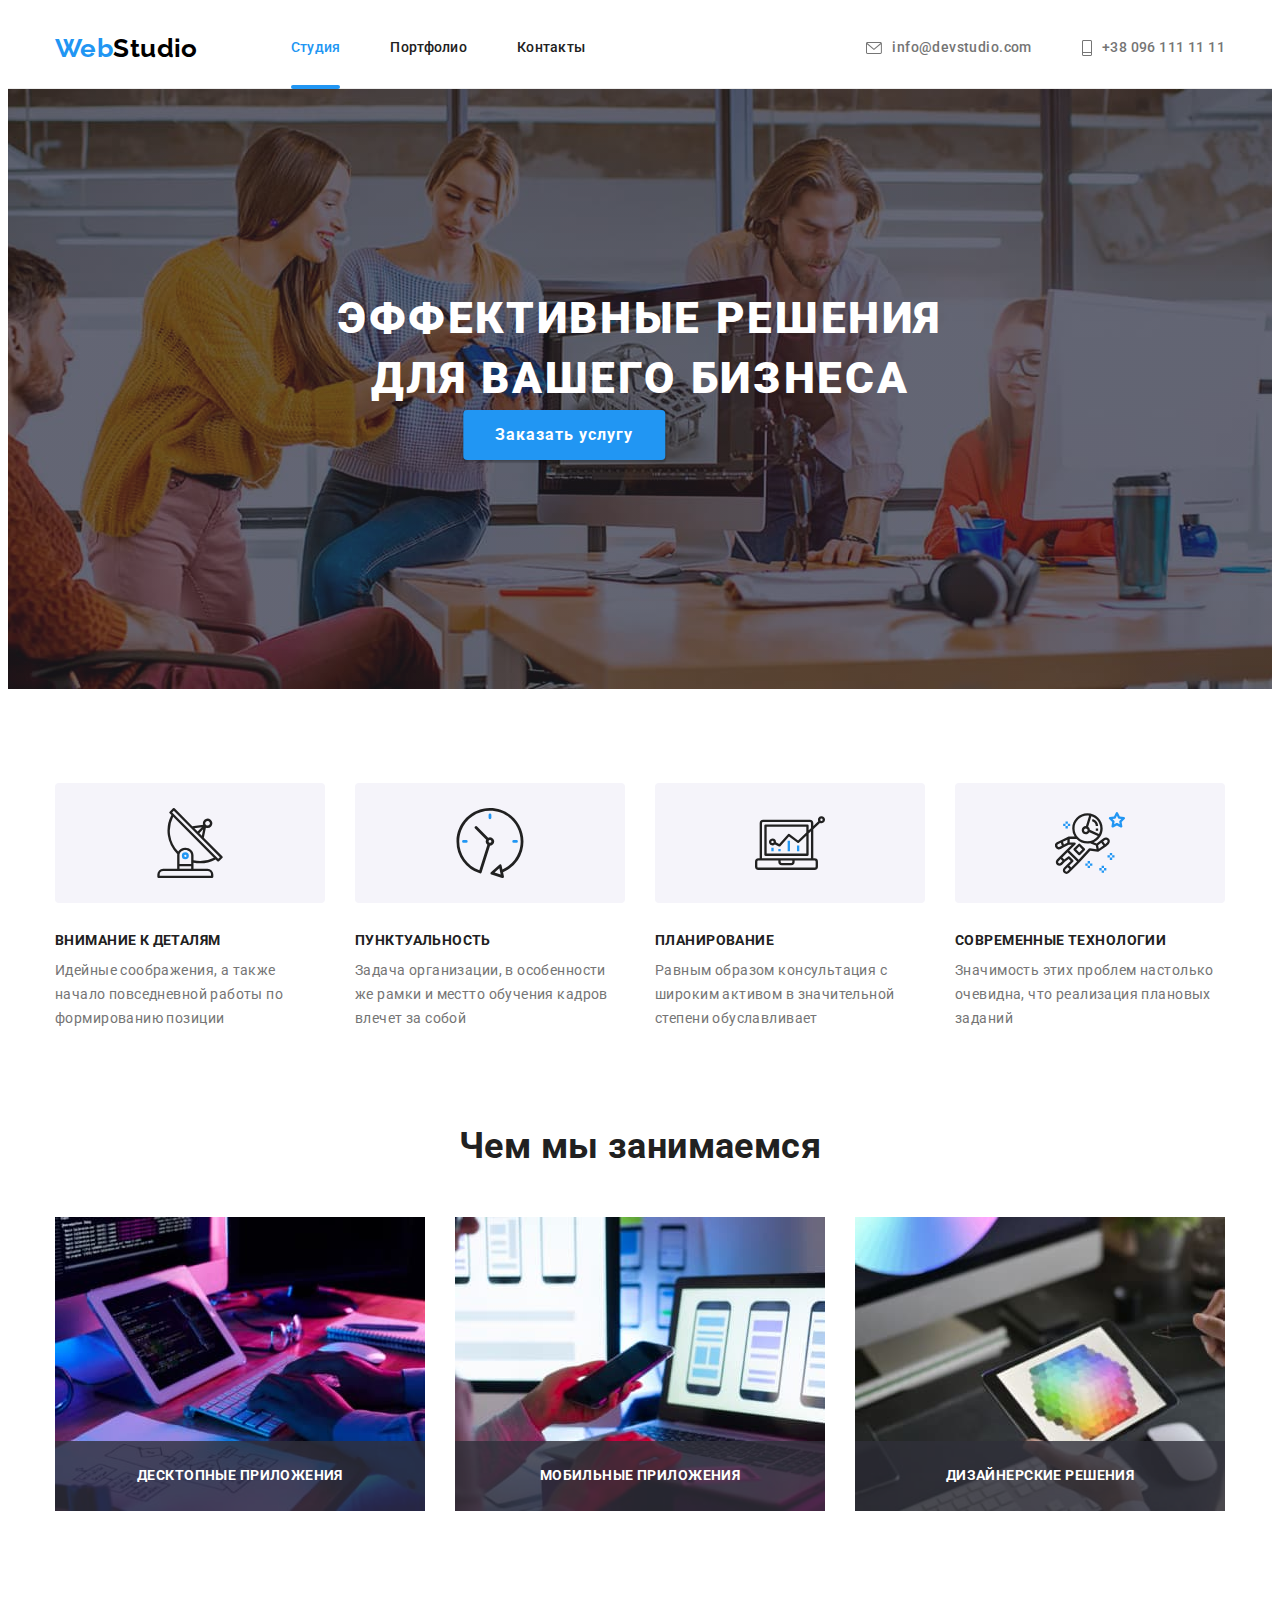
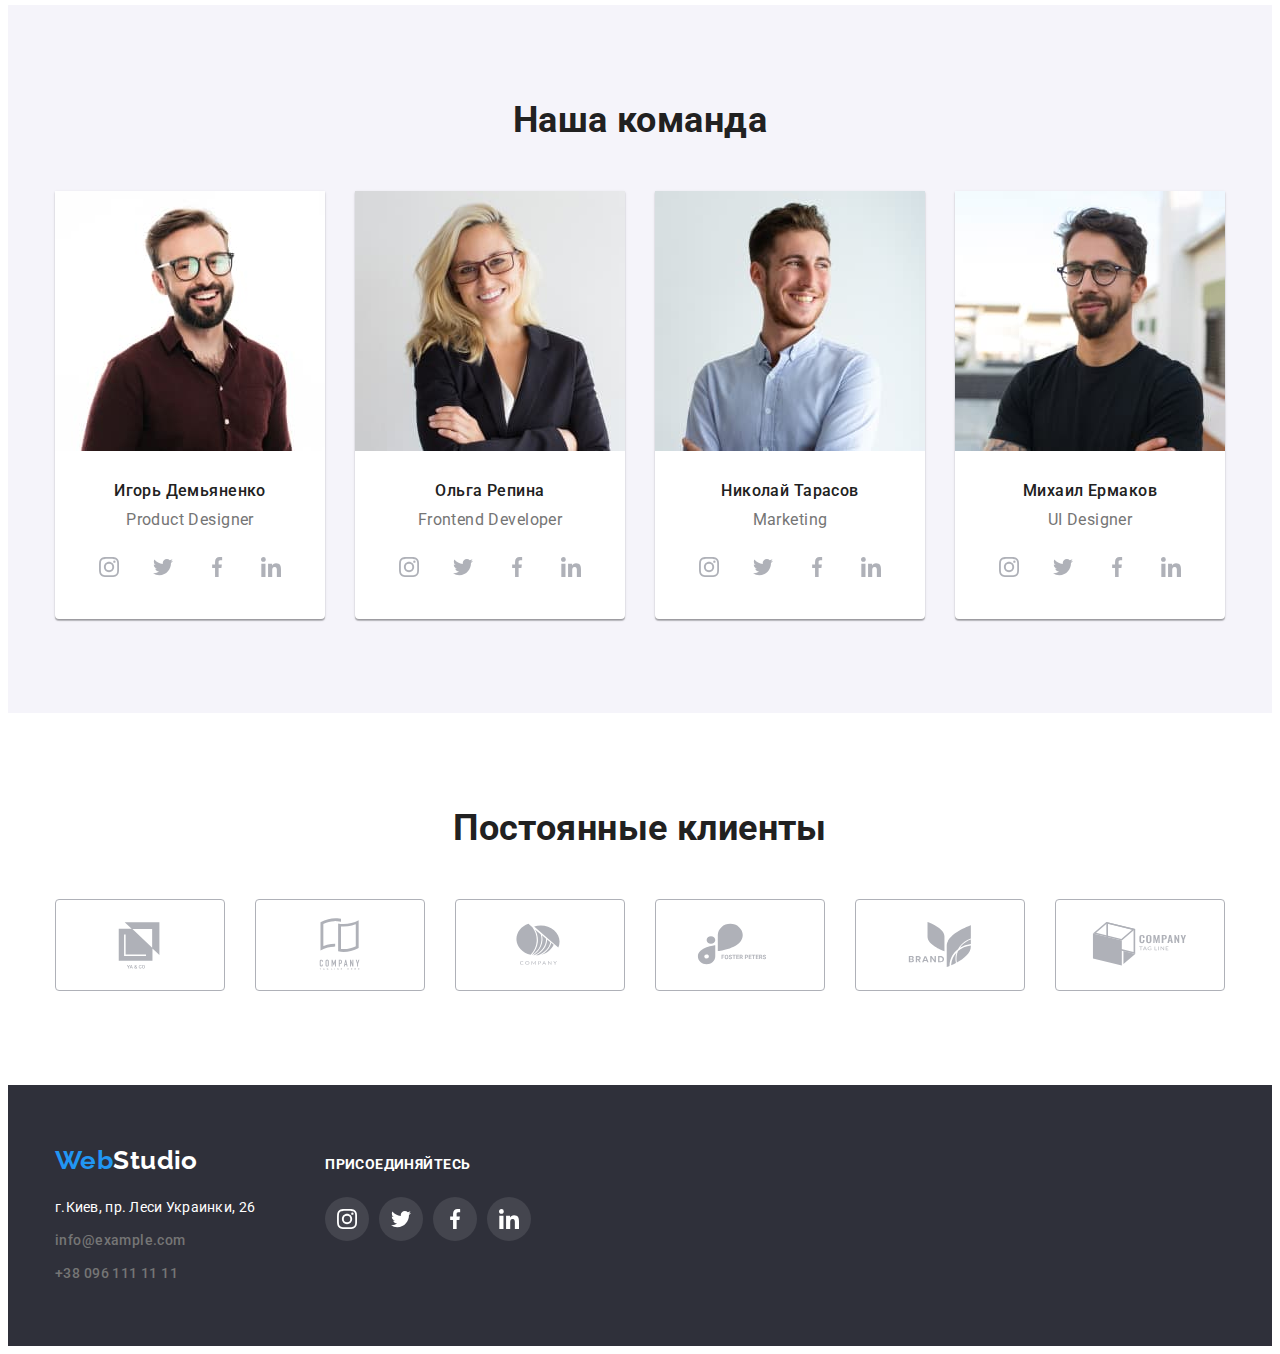
<file: index.html>
<!DOCTYPE html>
<html lang="ru">
	<head>
		<meta charset="UTF-8" />
		<meta http-equiv="X-UA-Compatible" content="IE=edge" />
		<meta name="viewport" content="width=device-width, initial-scale=1.0" />
		<title>Document</title>
		<link rel="preconnect" href="https://fonts.googleapis.com" />
		<link rel="preconnect" href="https://fonts.gstatic.com" crossorigin />
		<link href="https://fonts.googleapis.com/css2?family=Roboto:wght@400;500;700;900&display=swap" rel="stylesheet" />
		<link rel="preconnect" href="https://fonts.googleapis.com" />
		<link rel="preconnect" href="https://fonts.gstatic.com" crossorigin />
		<link href="https://fonts.googleapis.com/css2?family=Raleway:wght@700&display=swap" rel="stylesheet" />
		<link
			rel="stylesheet"
			href="https://cdnjs.cloudflare.com/ajax/libs/modern-normalize/1.1.0/modern-normalize.min.css"
			integrity="sha512-wpPYUAdjBVSE4KJnH1VR1HeZfpl1ub8YT/NKx4PuQ5NmX2tKuGu6U/JRp5y+Y8XG2tV+wKQpNHVUX03MfMFn9Q=="
			crossorigin="anonymous"
			referrerpolicy="no-referrer"
		/>
		<link rel="stylesheet" href="https://cdnjs.cloudflare.com/ajax/libs/animate.css/4.1.1/animate.min.css" />
		<link rel="stylesheet" href="./styles/styles.css" />
	</head>
	<body>
		<!-- Header -->
		<header class="header">
			<div class="container main">
				<nav class="header-nav">
					<a class="logo" href="./index.html">
						<span class="logo-cl animate__animated animate__fadeInLeftBig">Web</span>
						Studio
					</a>

					<ul class="header-list">
						<li class="header-item">
							<a class="header-link studio current" href="./index.html">Студия</a>
						</li>
						<li class="header-item">
							<a class="header-link portfolio" href="./portfolio.html">Портфолио</a>
						</li>
						<li class="header-item">
							<a class="header-link contact" href="">Контакты</a>
						</li>
					</ul>
				</nav>
				<ul class="list-contact list">
					<li class="contact-link">
						<a class="link" href="mailto:info@devstudio.com">
							<svg class="icon" width="16" height="12">
								<use href="./images/icons.svg#icon-mail"></use>
							</svg>
							info@devstudio.com
						</a>
					</li>
					<li class="contact-tel">
						<a class="link" href="tel:+380961111111">
							<svg class="icon" width="10" height="16">
								<use href="./images/icons.svg#icon-tell"></use>
							</svg>
							+38 096 111 11 11
						</a>
					</li>
				</ul>
			</div>
		</header>
		<!-- Main -->
		<main>
			<!-- Hero -->
			<section class="hero">
				<div class="container">
					<h1 class="hero-title">Эффективные решения для вашего бизнеса</h1>
					<button class="button primary animate__animated animate__backInDown animate__infinit" data-modal-open>
						Заказать услугу
					</button>
					<div class="backdrop is-hidden" data-modal>
						<div class="modal">
							<button data-modal-close class="closes">
								<svg class="modal-close">
									<use href="./images/icons.svg#icon-close"></use>
								</svg>
							</button>
						</div>
					</div>
				</div>
			</section>
			<!-- Benefits -->
			<section class="section">
				<div class="container">
					<h2 class="visually-hidden">Преимущества</h2>
					<ul class="section-list">
						<li class="section-item">
							<div class="icon-benefits">
								<svg width="70" height="70">
									<use href="./images/icons.svg#icon-antenna"></use>
								</svg>
							</div>
							<h3 class="section-title">Внимание к деталям</h3>
							<p class="text">Идейные соображения, а также начало повседневной работы по формированию позиции</p>
						</li>
						<li class="section-item">
							<div class="icon-benefits">
								<svg width="70" height="70">
									<use href="./images/icons.svg#icon-clock"></use>
								</svg>
							</div>

							<h3 class="section-title">Пунктуальность</h3>
							<p class="text">Задача организации, в особенности же рамки и местто обучения кадров влечет за собой</p>
						</li>
						<li class="section-item">
							<div class="icon-benefits">
								<svg width="70" height="70">
									<use href="./images/icons.svg#icon-diagram"></use>
								</svg>
							</div>
							<h3 class="section-title">Планирование</h3>
							<p class="text">Равным образом консультация с широким активом в значительной степени обуславливает</p>
						</li>
						<li class="section-item">
							<div class="icon-benefits">
								<svg width="70" height="70">
									<use href="./images/icons.svg#icon-astronaut"></use>
								</svg>
							</div>
							<h3 class="section-title">Современные технологии</h3>
							<p class="text">Значимость этих проблем настолько очевидна, что реализация плановых заданий</p>
						</li>
					</ul>
				</div>
			</section>

			<!-- About -->
			<section class="work">
				<div class="container">
					<h2 class="work-title">Чем мы занимаемся</h2>
					<ul class="work-list">
						<li class="work-item">
							<div class="img-wrapper">
								<img class="work-img" src="./images/home/box-1.jpg" alt="алгоритм" width="370" height="295" />
								<p class="desc">десктопные приложения</p>
							</div>
						</li>
						<li class="work-item">
							<div class="img-wrapper">
								<img class="work-img" src="./images/home/box-2.jpg" alt="три-смартфона" width="370" height="295" />
								<p class="desc">мобильные приложения</p>
							</div>
						</li>
						<li class="work-item">
							<div class="img-wrapper">
								<img class="work-img" src="./images/home/box-3.jpg" alt="планшет" width="370" height="295" />
								<p class="desc">дизайнерские решения</p>
							</div>
						</li>
					</ul>
				</div>
			</section>

			<!-- Command -->
			<section class="section-command section">
				<div class="container">
					<h2 class="command-title">
						Наша
						<span class="ignor">команда</span>
					</h2>
					<ul class="command-list">
						<li class="command-item">
							<img class="command-img" src="./images/home/img-1.jpg" alt="Игорь-Демьяненко" width="270" height="260" />
							<div class="command">
								<h3 class="subtitle">Игорь Демьяненко</h3>
								<p class="text" lang="en">Product Designer</p>
								<ul class="social-media-list list">
									<li class="social-media-item">
										<a
											class="social-media-link"
											href=""
											target="_blank"
											rel="noopener noreferrer"
											aria-label="instagram"
										>
											<svg class="social-media-icon" width="20" height="20">
												<use href="./images/icons.svg#icon-instagram-command"></use>
											</svg>
										</a>
									</li>
									<li class="social-media-item">
										<a class="social-media-link" href="" target="_blank" rel="noopener noreferrer" aria-label="twitter">
											<svg class="social-media-icon" width="20" height="20">
												<use href="./images/icons.svg#icon-twitter-command"></use>
											</svg>
										</a>
									</li>
									<li class="social-media-item">
										<a
											class="social-media-link"
											href=""
											target="_blank"
											rel="noopener noreferrer"
											aria-label="facebook"
										>
											<svg class="social-media-icon" width="20" height="20">
												<use href="./images/icons.svg#icon-facebook-command"></use>
											</svg>
										</a>
									</li>
									<li class="social-media-item">
										<a
											class="social-media-link"
											href=""
											target="_blank"
											rel="noopener noreferrer"
											aria-label="linkedin"
										>
											<svg class="social-media-icon" width="20" height="20">
												<use href="./images/icons.svg#icon-linkedin-command"></use>
											</svg>
										</a>
									</li>
								</ul>
							</div>
						</li>
						<li class="command-item">
							<img class="command-img" src="./images/home/img-2.jpg" alt="Ольга-Репина" width="270" height="260" />
							<div class="command">
								<h3 class="subtitle">Ольга Репина</h3>
								<p class="text" lang="en">Frontend Developer</p>
								<ul class="social-media-list list">
									<li class="social-media-item">
										<a
											class="social-media-link"
											href=""
											target="_blank"
											rel="noopener noreferrer"
											aria-label="instagram"
										>
											<svg class="social-media-icon" width="20" height="20">
												<use href="./images/icons.svg#icon-instagram-command"></use>
											</svg>
										</a>
									</li>
									<li class="social-media-item">
										<a class="social-media-link" href="" target="_blank" rel="noopener noreferrer" aria-label="twitter">
											<svg class="social-media-icon" width="20" height="20">
												<use href="./images/icons.svg#icon-twitter-command"></use>
											</svg>
										</a>
									</li>
									<li class="social-media-item">
										<a
											class="social-media-link"
											href=""
											target="_blank"
											rel="noopener noreferrer"
											aria-label="facebook"
										>
											<svg class="social-media-icon" width="20" height="20">
												<use href="./images/icons.svg#icon-facebook-command"></use>
											</svg>
										</a>
									</li>
									<li class="social-media-item">
										<a
											class="social-media-link"
											href=""
											target="_blank"
											rel="noopener noreferrer"
											aria-label="linkedin"
										>
											<svg class="social-media-icon" width="20" height="20">
												<use href="./images/icons.svg#icon-linkedin-command"></use>
											</svg>
										</a>
									</li>
								</ul>
							</div>
						</li>
						<li class="command-item">
							<img class="command-img" src="./images/home/img-3.jpg" alt="Николай-Тарасов" width="270" height="260" />
							<div class="command">
								<h3 class="subtitle">Николай Тарасов</h3>
								<p class="text" lang="en">Marketing</p>
								<ul class="social-media-list list">
									<li class="social-media-item">
										<a
											class="social-media-link"
											href=""
											target="_blank"
											rel="noopener noreferrer"
											aria-label="instagram"
										>
											<svg class="social-media-icon" width="20" height="20">
												<use href="./images/icons.svg#icon-instagram-command"></use>
											</svg>
										</a>
									</li>
									<li class="social-media-item">
										<a class="social-media-link" href="" target="_blank" rel="noopener noreferrer" aria-label="twitter">
											<svg class="social-media-icon" width="20" height="20">
												<use href="./images/icons.svg#icon-twitter-command"></use>
											</svg>
										</a>
									</li>
									<li class="social-media-item">
										<a
											class="social-media-link"
											href=""
											target="_blank"
											rel="noopener noreferrer"
											aria-label="facebook"
										>
											<svg class="social-media-icon" width="20" height="20">
												<use href="./images/icons.svg#icon-facebook-command"></use>
											</svg>
										</a>
									</li>
									<li class="social-media-item">
										<a
											class="social-media-link"
											href=""
											target="_blank"
											rel="noopener noreferrer"
											aria-label="linkedin"
										>
											<svg class="social-media-icon" width="20" height="20">
												<use href="./images/icons.svg#icon-linkedin-command"></use>
											</svg>
										</a>
									</li>
								</ul>
							</div>
						</li>
						<li class="command-item">
							<img class="command-img" src="./images/home/img-4.jpg" alt="Михаил-Ерамаков" width="270" height="260" />
							<div class="command">
								<h3 class="subtitle">Михаил Ермаков</h3>
								<p class="text" lang="en">UI Designer</p>
								<ul class="social-media-list list">
									<li class="social-media-item">
										<a
											class="social-media-link"
											href=""
											target="_blank"
											rel="noopener noreferrer"
											aria-label="instagram"
										>
											<svg class="social-media-icon" width="20" height="20">
												<use href="./images/icons.svg#icon-instagram-command"></use>
											</svg>
										</a>
									</li>
									<li class="social-media-item">
										<a class="social-media-link" href="" target="_blank" rel="noopener noreferrer" aria-label="twitter">
											<svg class="social-media-icon" width="20" height="20">
												<use href="./images/icons.svg#icon-twitter-command"></use>
											</svg>
										</a>
									</li>
									<li class="social-media-item">
										<a
											class="social-media-link"
											href=""
											target="_blank"
											rel="noopener noreferrer"
											aria-label="facebook"
										>
											<svg class="social-media-icon" width="20" height="20">
												<use href="./images/icons.svg#icon-facebook-command"></use>
											</svg>
										</a>
									</li>
									<li class="social-media-item">
										<a
											class="social-media-link"
											href=""
											target="_blank"
											rel="noopener noreferrer"
											aria-label="linkedin"
										>
											<svg class="social-media-icon" width="20" height="20">
												<use href="./images/icons.svg#icon-linkedin-command"></use>
											</svg>
										</a>
									</li>
								</ul>
							</div>
						</li>
					</ul>
				</div>
			</section>
			<section class="clients">
				<!-- Постоянные клиенты -->
				<div class="container">
					<div>
						<h2 class="client-title">Постоянные клиенты</h2>
					</div>

					<ul class="client-list">
						<li class="client-item">
							<a class="client-link" href="">
								<svg class="client-icon">
									<use href="./images/icons.svg#icon-Logo-one"></use>
								</svg>
							</a>
						</li>
						<li class="client-item">
							<a class="client-link" href="">
								<svg class="client-icon">
									<use href="./images/icons.svg#icon-Logo-two"></use>
								</svg>
							</a>
						</li>
						<li class="client-item">
							<a class="client-link" href="">
								<svg class="client-icon">
									<use href="./images/icons.svg#icon-Logo-three"></use>
								</svg>
							</a>
						</li>
						<li class="client-item">
							<a class="client-link">
								<svg class="client-icon">
									<use href="./images/icons.svg#icon-Logo-four"></use>
								</svg>
							</a>
						</li>
						<li class="client-item">
							<a class="client-link">
								<svg class="client-icon">
									<use href="./images/icons.svg#icon-Logo-five"></use>
								</svg>
							</a>
						</li>
						<li class="client-item">
							<a class="client-link" href="">
								<svg class="client-icon">
									<use href="./images/icons.svg#icon-Logo-six"></use>
								</svg>
							</a>
						</li>
					</ul>
				</div>
			</section>
		</main>

		<!-- Footer -->
		<footer class="footer">
			<div class="container footer-flex">
				<div class="logo-contact">
					<a class="logo" href="./index.html">
						<span class="logo-cl animate__animated animate__fadeInLeftBig">Web</span>
						Studio
					</a>
					<!-- Contacts -->
					<address class="contact">
						<ul class="list">
							<li class="item">
								<a
									class="link-map"
									href="https://goo.gl/maps/piqngm7oDQpEDh6u6"
									target="_blank"
									rel="noopener nofollow noreferrer"
								>
									г.Киев, пр. Леси Украинки, 26
								</a>
							</li>
							<li class="item">
								<a class="link" href="mailto:info@example.com">info@example.com</a>
							</li>
							<li class="item">
								<a class="link" href="tel:+380961111111">+38 096 111 11 11</a>
							</li>
						</ul>
					</address>
				</div>
				<div class="visit">
					<p class="visit-join">присоединяйтесь</p>
					<ul class="social-media-list list">
						<li class="social-media-item">
							<a
								class="social-media-link-visit"
								href=""
								target="_blank"
								rel="noopener noreferrer"
								aria-label="instagram"
							>
								<svg class="social-media-icon-footer" width="20" height="20">
									<use href="./images/icons.svg#icon-instagram-footer"></use>
								</svg>
							</a>
						</li>
						<li class="social-media-item">
							<a class="social-media-link-visit" href="" target="_blank" rel="noopener noreferrer" aria-label="twitter">
								<svg class="social-media-icon-footer" width="20" height="20">
									<use href="./images/icons.svg#icon-twitter-footer"></use>
								</svg>
							</a>
						</li>
						<li class="social-media-item">
							<a
								class="social-media-link-visit"
								href=""
								target="_blank"
								rel="noopener noreferrer"
								aria-label="facebook"
							>
								<svg class="social-media-icon-footer" width="20" height="20">
									<use href="./images/icons.svg#icon-facebook-footer"></use>
								</svg>
							</a>
						</li>
						<li class="social-media-item">
							<a
								class="social-media-link-visit"
								href=""
								target="_blank"
								rel="noopener noreferrer"
								aria-label="linkedin"
							>
								<svg class="social-media-icon-footer" width="20" height="20">
									<use href="./images/icons.svg#icon-linkedin-footer"></use>
								</svg>
							</a>
						</li>
					</ul>
				</div>
			</div>
		</footer>
		<script src="./js/modal.js"></script>
	</body>
</html>
</file>
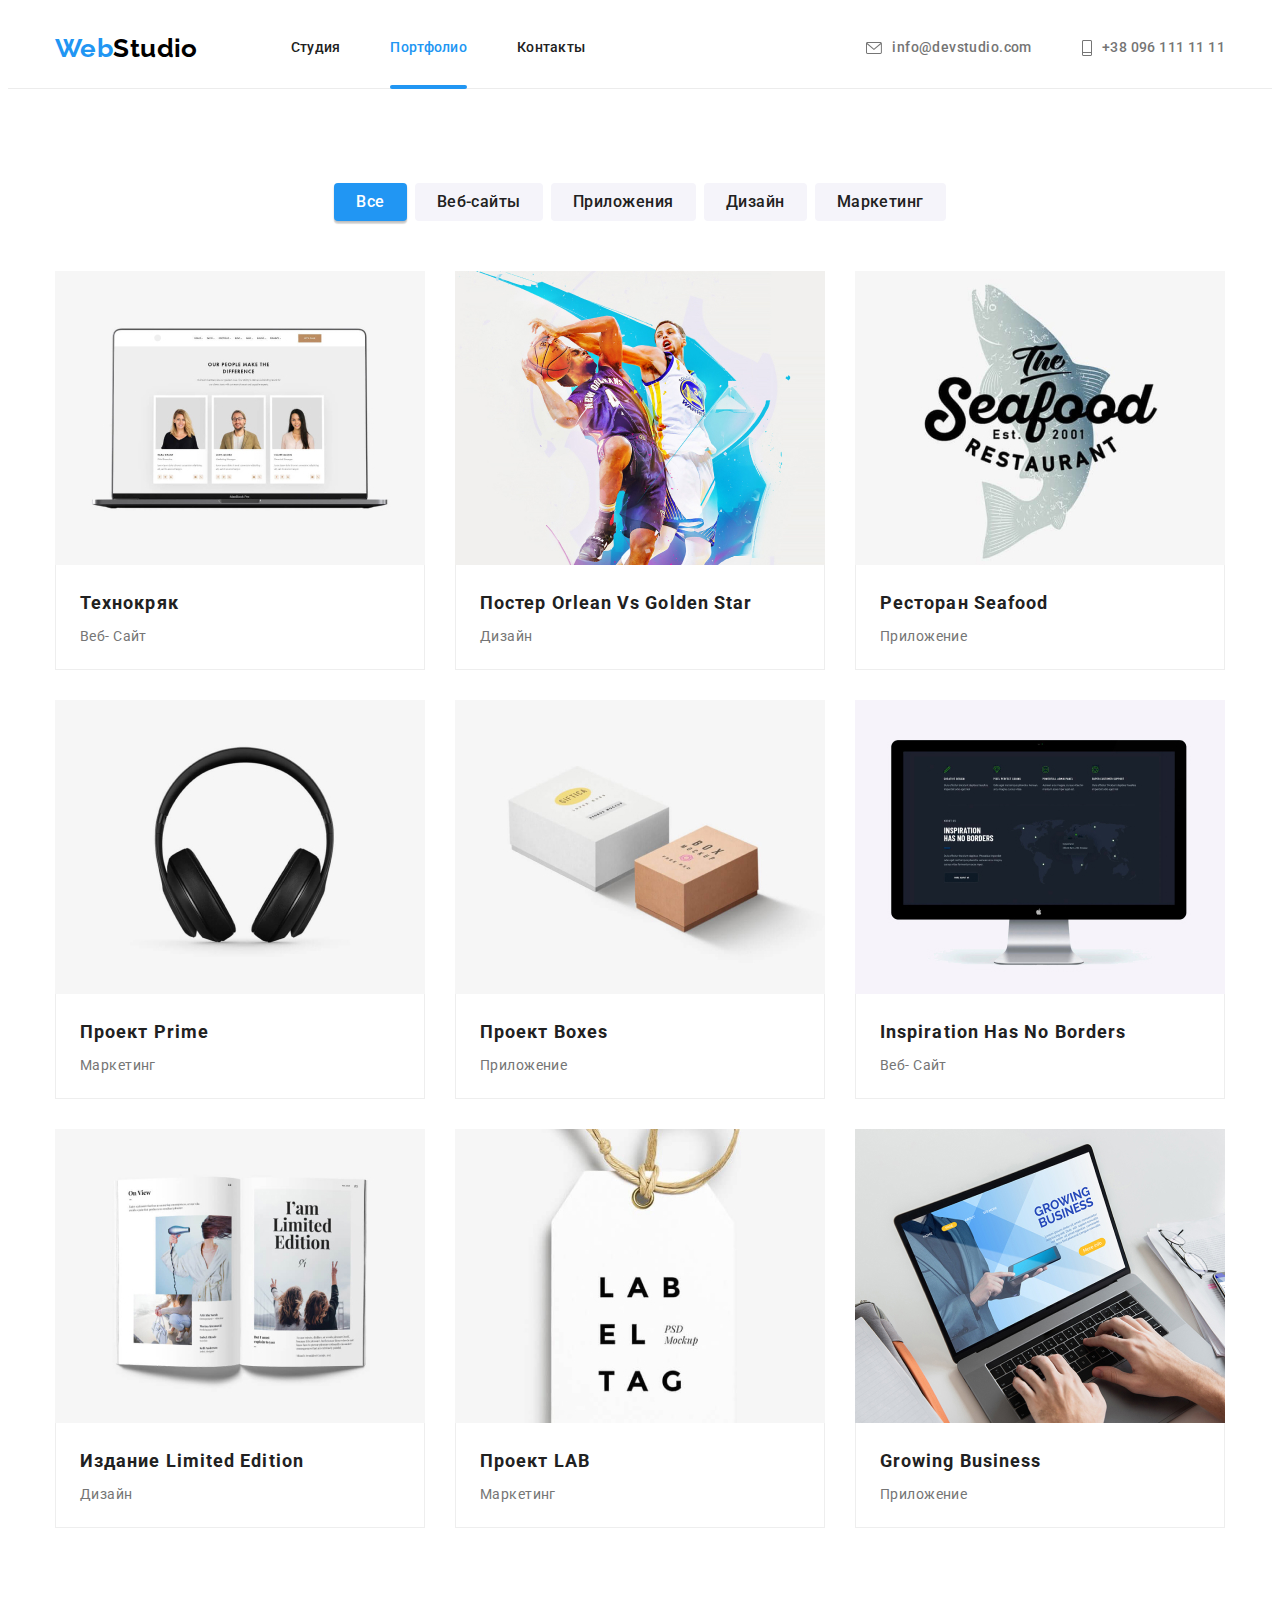
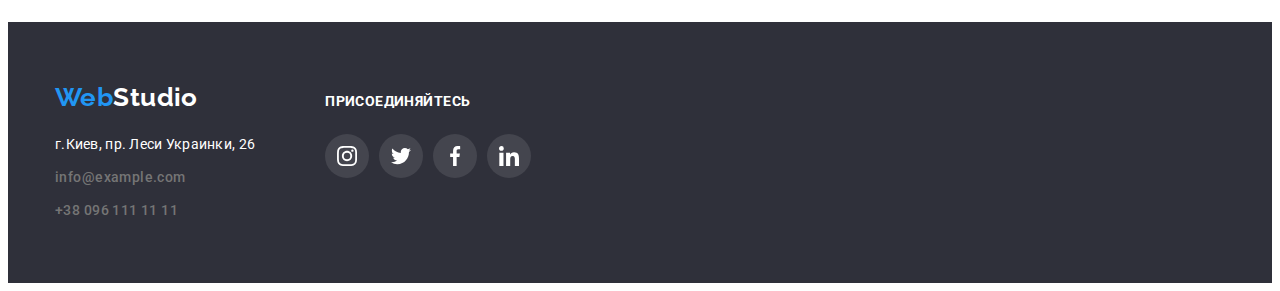
<file: portfolio.html>
<!DOCTYPE html>
<html lang="en">
	<head>
		<meta charset="UTF-8" />
		<meta http-equiv="X-UA-Compatible" content="IE=edge" />
		<meta name="viewport" content="width=device-width, initial-scale=1.0" />
		<title>Document</title>
		<link rel="preconnect" href="https://fonts.googleapis.com" />
		<link rel="preconnect" href="https://fonts.gstatic.com" crossorigin />
		<link href="https://fonts.googleapis.com/css2?family=Roboto:wght@400;500;700;900&display=swap" rel="stylesheet" />
		<link rel="preconnect" href="https://fonts.googleapis.com" />
		<link rel="preconnect" href="https://fonts.gstatic.com" crossorigin />
		<link href="https://fonts.googleapis.com/css2?family=Raleway:wght@700&display=swap" rel="stylesheet" />
		<link
			rel="stylesheet"
			href="https://cdnjs.cloudflare.com/ajax/libs/modern-normalize/1.1.0/modern-normalize.min.css"
			integrity="sha512-wpPYUAdjBVSE4KJnH1VR1HeZfpl1ub8YT/NKx4PuQ5NmX2tKuGu6U/JRp5y+Y8XG2tV+wKQpNHVUX03MfMFn9Q=="
			crossorigin="anonymous"
			referrerpolicy="no-referrer"
		/>
		<link rel="stylesheet" href="https://cdnjs.cloudflare.com/ajax/libs/animate.css/4.1.1/animate.min.css" />
		<link rel="stylesheet" href="./styles/styles.css" />
	</head>

	<body>
		<!-- Header -->
		<header class="header">
			<div class="container main">
				<nav class="header-nav">
					<a class="logo" href="./index.html">
						<span class="logo-cl animate__animated animate__fadeInLeftBig">Web</span>
						Studio
					</a>

					<ul class="header-list">
						<li class="header-item">
							<a class="header-link" href="./index.html">Студия</a>
						</li>
						<li class="header-item">
							<a class="header-link current" href="./portfolio.html">Портфолио</a>
						</li>
						<li class="header-item">
							<a class="header-link" href="">Контакты</a>
						</li>
					</ul>
				</nav>
				<ul class="list-contact list">
					<li class="contact-link">
						<a class="link" href="mailto:info@devstudio.com">
							<svg class="icon" width="16" height="12">
								<use href="./images/icons.svg#icon-mail"></use>
							</svg>
							info@devstudio.com
						</a>
					</li>
					<li class="contact-tel">
						<a class="link" href="tel:+380961111111">
							<svg class="icon" width="10" height="16">
								<use href="./images/icons.svg#icon-tell"></use>
							</svg>
							+38 096 111 11 11
						</a>
					</li>
				</ul>
			</div>
		</header>
		<main>
			<!-- Filter -->
			<section class="section">
				<div class="container">
					<h1 class="visually-hidden">Наши работы</h1>
					<ul class="filter-list">
						<li class="item-btn">
							<button class="filter-btn current" type="button">Все</button>
						</li>
						<li class="item-btn">
							<button class="filter-btn" type="button">Веб-сайты</button>
						</li>
						<li class="item-btn">
							<button class="filter-btn" type="button">Приложения</button>
						</li>
						<li class="item-btn">
							<button class="filter-btn" type="button">Дизайн</button>
						</li>
						<li class="item-btn">
							<button class="filter-btn" type="button">Маркетинг</button>
						</li>
					</ul>
					<ul class="card-list">
						<li class="card-item">
							<a class="card-art" href="#">
								<div class="card-slider">
									<img class="card-img" src="./images/portfolio/img-1.jpg" alt="ноутбук" />
									<div class="text-overlay">
										<p class="text-desc">
											Ресурс предлагает комплексные предложения с разным уровнем функционала и сервисов. Все это
											позволит посетителю получить исчерпывающие сведения о компании или частном лице.
										</p>
									</div>
								</div>

								<div class="card">
									<h2 class="card-title">Технокряк</h2>
									<p class="card-text">
										Веб-
										<span class="ignor">сайт</span>
									</p>
								</div>
							</a>
						</li>
						<li class="card-item">
							<a class="card-art" href="#">
								<div class="card-slider">
									<img class="card-img" src="./images/portfolio/img-2.jpg" alt="постер" />
									<div class="text-overlay">
										<p class="text-desc">
											Ресурс предлагает комплексные предложения с разным уровнем функционала и сервисов. Все это
											позволит посетителю получить исчерпывающие сведения о компании или частном лице.
										</p>
									</div>
								</div>

								<div class="card">
									<h2 class="card-title">
										Постер
										<span lang="en">
											Orlean
											<span class="ignor">vs</span>
											Golden Star
										</span>
									</h2>
									<p class="card-text">Дизайн</p>
								</div>
							</a>
						</li>
						<li class="card-item">
							<a class="card-art" href="#">
								<div class="card-slider">
									<img class="card-img" src="./images/portfolio/img-3.jpg" alt="рыба как логотип" />
									<div class="text-overlay">
										<p class="text-desc">
											Ресурс предлагает комплексные предложения с разным уровнем функционала и сервисов. Все это
											позволит посетителю получить исчерпывающие сведения о компании или частном лице.
										</p>
									</div>
								</div>

								<div class="card">
									<h2 class="card-title">
										Ресторан
										<span lang="en">Seafood</span>
									</h2>
									<p class="card-text">Приложение</p>
								</div>
							</a>
						</li>
						<li class="card-item">
							<a class="card-art" href="#">
								<div class="card-slider">
									<img class="card-img" src="./images/portfolio/img-4.jpg" alt="наушники" />
									<div class="text-overlay">
										<p class="text-desc">
											Ресурс предлагает комплексные предложения с разным уровнем функционала и сервисов. Все это
											позволит посетителю получить исчерпывающие сведения о компании или частном лице.
										</p>
									</div>
								</div>

								<div class="card">
									<h2 class="card-title">
										Проект
										<span lang="en">Prime</span>
									</h2>
									<p class="card-text">Маркетинг</p>
								</div>
							</a>
						</li>
						<li class="card-item">
							<a class="card-art" href="#">
								<div class="card-slider">
									<img class="card-img" src="./images/portfolio/img-5.jpg" alt="две коробочки" />
									<div class="text-overlay">
										<p class="text-desc">
											Ресурс предлагает комплексные предложения с разным уровнем функционала и сервисов. Все это
											позволит посетителю получить исчерпывающие сведения о компании или частном лице.
										</p>
									</div>
								</div>

								<div class="card">
									<h2 class="card-title">
										Проект
										<span lang="en">Boxes</span>
									</h2>
									<p class="card-text">Приложение</p>
								</div>
							</a>
						</li>
						<li class="card-item">
							<a class="card-art" href="#">
								<div class="card-slider">
									<img class="card-img" src="./images/portfolio/img-6.jpg" alt="монитор" />
									<div class="text-overlay">
										<p class="text-desc">
											Ресурс предлагает комплексные предложения с разным уровнем функционала и сервисов. Все это
											позволит посетителю получить исчерпывающие сведения о компании или частном лице.
										</p>
									</div>
								</div>

								<div class="card">
									<h2 class="card-title" lang="en">
										Inspiration
										<span class="ignor">has no</span>
										Borders
									</h2>
									<p class="card-text">
										Веб-
										<span class="ignor">сайт</span>
									</p>
								</div>
							</a>
						</li>
						<li class="card-item">
							<a class="card-art" href="#">
								<div class="card-slider">
									<img class="card-img" src="./images/portfolio/img-7.jpg" alt="книга" />
									<div class="text-overlay">
										<p class="text-desc">
											Ресурс предлагает комплексные предложения с разным уровнем функционала и сервисов. Все это
											позволит посетителю получить исчерпывающие сведения о компании или частном лице.
										</p>
									</div>
								</div>

								<div class="card">
									<h2 class="card-title">
										Издание
										<span lang="en">Limited Edition</span>
									</h2>
									<p class="card-text">Дизайн</p>
								</div>
							</a>
						</li>
						<li class="card-item">
							<a class="card-art" href="#">
								<div class="card-slider">
									<img class="card-img" src="./images/portfolio/img-8.jpg" alt="медальон" />
									<div class="text-overlay">
										<p class="text-desc">
											Ресурс предлагает комплексные предложения с разным уровнем функционала и сервисов. Все это
											позволит посетителю получить исчерпывающие сведения о компании или частном лице.
										</p>
									</div>
								</div>

								<div class="card">
									<h2 class="card-title">
										Проект
										<span lang="en">LAB</span>
									</h2>
									<p class="card-text">Маркетинг</p>
								</div>
							</a>
						</li>
						<li class="card-item">
							<a class="card-art" href="#">
								<div class="card-slider">
									<img class="card-img" src="./images/portfolio/img-9.jpg" alt="нетбук" />
									<div class="text-overlay">
										<p class="text-desc">
											Ресурс предлагает комплексные предложения с разным уровнем функционала и сервисов. Все это
											позволит посетителю получить исчерпывающие сведения о компании или частном лице.
										</p>
									</div>
								</div>

								<div class="card">
									<h2 class="card-title" lang="en">Growing Business</h2>
									<p class="card-text">Приложение</p>
								</div>
							</a>
						</li>
					</ul>
				</div>
			</section>
		</main>
		<!-- Footer -->
		<footer class="footer">
			<div class="container footer-flex">
				<div class="logo-contact">
					<a class="logo" href="./index.html">
						<span class="logo-cl animate__animated animate__fadeInLeftBig">Web</span>
						Studio
					</a>
					<!-- Contacts -->
					<address class="contact">
						<ul class="list">
							<li class="item">
								<a
									class="link-map"
									href="https://goo.gl/maps/piqngm7oDQpEDh6u6"
									target="_blank"
									rel="noopener nofollow noreferrer"
								>
									г.Киев, пр. Леси Украинки, 26
								</a>
							</li>
							<li class="item">
								<a class="link" href="mailto:info@example.com">info@example.com</a>
							</li>
							<li class="item">
								<a class="link" href="tel:+380961111111">+38 096 111 11 11</a>
							</li>
						</ul>
					</address>
				</div>
				<div class="visit">
					<p class="visit-join">присоединяйтесь</p>
					<ul class="social-media-list list">
						<li class="social-media-item">
							<a
								class="social-media-link-visit"
								href=""
								target="_blank"
								rel="noopener noreferrer"
								aria-label="instagram"
							>
								<svg class="social-media-icon" width="20" height="20">
									<use href="./images/icons.svg#icon-instagram-footer"></use>
								</svg>
							</a>
						</li>
						<li class="social-media-item">
							<a class="social-media-link-visit" href="" target="_blank" rel="noopener noreferrer" aria-label="twitter">
								<svg class="social-media-icon" width="20" height="20">
									<use href="./images/icons.svg#icon-twitter-footer"></use>
								</svg>
							</a>
						</li>
						<li class="social-media-item">
							<a
								class="social-media-link-visit"
								href=""
								target="_blank"
								rel="noopener noreferrer"
								aria-label="facebook"
							>
								<svg class="social-media-icon" width="20" height="20">
									<use href="./images/icons.svg#icon-facebook-footer"></use>
								</svg>
							</a>
						</li>
						<li class="social-media-item">
							<a
								class="social-media-link-visit"
								href=""
								target="_blank"
								rel="noopener noreferrer"
								aria-label="linkedin"
							>
								<svg class="social-media-icon" width="20" height="20">
									<use href="./images/icons.svg#icon-linkedin-footer"></use>
								</svg>
							</a>
						</li>
					</ul>
				</div>
			</div>
		</footer>
		<script src="./js/modal.js"></script>
	</body>
</html>
</file>
<file: styles/styles.css>
/* Fonts */
:root 
{
    --main-font: 'Roboto', sans-serif;
    --secondary-font: 'Raleway', sans-serif;
    --main-font-size: 14px;
    --accent-txt-color: #2196F3;
    --logo-txt-color: #000000;
    --subtitle-txt: #212121;
    --primary-txt-color: #757575;
    --hero-bcg: #2F303A;
    --background: #F5F4FA;
    --bcg-color: #FFFFFF;

    --animation-transition: 250ms cubic-bezier(0.4, 0, 0.2, 1);
    --backdrop-bgc: rgba(0, 0, 0, 0.2);
}

body 
{
    font-family: var(--main-font), sans-serif;
    font-size: var(--main-font-size);
    letter-spacing: 0.03em;
    line-height: 1.71;
    color: #212121;
    background-color: #FFFFFF;
}

h1, h2, h3, h4, h5, h6, p {margin: 0;}

*:hover, *:focus
{
    outline: none;
}

.visually-hidden {
    position: absolute;
    width: 1px;
    height: 1px;
    margin: -1px;
    border: 0;
    padding: 0;

    white-space: nowrap;
    clip-path: inset(100%);
    clip: rect(0 0 0 0);
    overflow: hidden;
}

img {display: block;
max-width: 100%;
height: auto;}

address {font-style: normal;}

.container {
    width: 1200px;
    margin: 0 auto;
    padding: 0 15px;
}
.container .card-list
{
    margin-top: 50px;
}
.list {list-style: none;
padding-left: 0;
margin: 0;}

.link {text-decoration: none;}
/* Header */
.header {
    border-bottom: 1px solid #ECECEC;
    }

.header-nav 
{
    display: flex;
    align-items: center;
}

.main {display: flex;
align-items: center;}

.container ul, li:nth-last-of-type(-n+2) {
    margin-top: 0px;
    margin-bottom: 0px;
}
h2 
{
    margin-bottom: 50px;
}
h3 {margin-bottom: 10px;}
.list .item + .item 
{
    margin-top: 9px;
}
.footer-flex
{
    display: flex;
    align-items: baseline;
    
}
.logo-contact
{
    text-align: left;
}

.list-contact 
{
    display: flex;
    justify-content: center;
    margin-left: auto;
    padding: 0;}
.header-item, .contact-link, .contact-tel 
{
    text-decoration: none;
    list-style: none;
}
.header-item
{
    position: relative;
}


/* logo */
.logo
{
    display: flex;

    font-family: var(--secondary-font), sans-serif;
    font-weight: 700;
    font-size: 26px;
    line-height: 1.19;
    text-transform: capitalize;
    text-decoration: none;
    
    color: var(--logo-txt-color);
    /* outline: 2px solid tomato; */
}

.animate__animated.animate__backInDown {
    --animate-duration: 2s;
}


.header.logo, .footer .logo 
{
    color: var(--bcg-color);
    }

.logo-cl 
{
    color: var(--accent-txt-color);
}

/* Header */
.header-link.current
{
    color: var(--accent-txt-color);
}

.header-link.current::after
{
    position: absolute;
    content: '';
    display: block;
    left: 0;
    bottom: 0;
    transform: translateY(1px);
    width: 100%;
    height: 4px;
    background-color: var(--accent-txt-color);
    border-radius: 2px;
    /* outline: 2px solid red; */
}

.header-link 
{
    display: block;
    padding-top: 32px;
    padding-bottom: 32px;

    text-decoration: none;
    text-transform: capitalize;
    font-weight: 500;
    line-height: 1.14;
    letter-spacing: 0.02em;

    color: var(--subtitle-txt);

    text-decoration: none;

    transition-property: color;
    transition-duration: 250ms;
    transition-timing-function: cubic-bezier(0.4, 0, 0.2, 1);
}
.header-link:hover,
.header-link:focus 
{
    color: var(--accent-txt-color);
}

/* link to page */


.link, .card-text 
{
    color: var(--primary-txt-color);
}
.contact-link .link,
.contact-tel .link 
{
    display: flex;
    align-items: center;
}
.link 
{
    display: flex;
        
    font-weight: 500;
    font-style: normal;
    font-size: 14px;
    letter-spacing: 0.03em;
    line-height: 1.71;
    text-decoration: none;
    
    transition-property: color;
    transition-duration: 250ms;
    transition-timing-function: cubic-bezier(0.4, 0, 0.2, 1);
}

.icon {
    fill: currentColor;
    margin-right: 10px;
}

.link-map
{
    display: block;
    margin-top: 20px;

    font-style: normal;
    font-size: 14px;
    letter-spacing: 0.02em;
    line-height: 1.71;

    color: var(--bcg-color);

    text-decoration: none;

    transition-property: color;
    transition-duration: 250ms;
    transition-timing-function: cubic-bezier(0.4, 0, 0.2, 1);
    
}

.link:hover, .link:focus, .link-map:hover, .link-map:focus
{  
    color: var(--accent-txt-color);
}
/* Block Hero */
.hero 
{
    position: relative;
    max-width: 1600px;
    height: 600px;
    margin-left: auto;
    margin-right: auto;
    padding-top: 200px;
    padding-bottom: 200px;

    background-color: var(--hero-bcg);
    
    background-image: linear-gradient(to right, rgba(47, 48, 58, 0.4), rgba(47, 48, 58, 0.4)), url(../images/Img.jpg);
        
    background-size: cover;
    background-position: center;
    background-repeat: no-repeat;
    
}
.hero-title 
{
    display: block;
    width: 696px;
    margin-left: auto;
    margin-right: auto;
    margin-bottom: 30px;

    font-weight: 900;
    font-size: 44px;
    line-height: 1.36;
    text-align: center;
    text-transform: uppercase;
    letter-spacing: 0.06em;
    
    color: var(--bcg-color);
    
}

.button 
{
    position: absolute;
    left: 44%;
    bottom: 34%;
    transform: translate(-50%, -50%);
    display: inline-block;
    border-radius: 4px;
    min-width: 200px;
    
    padding: 10px 32px;
    border: none;

    align-items: center;
    text-align: center;
    cursor: pointer;
    font-family: inherit;
    font-weight: 700;
    font-size: 16px;
    line-height: 1.88;
    letter-spacing: 0.06em;

    background-color: var(--background); 
    color: var(--subtitle-txt);
}

.button.primary
{
    margin-top: 30px;
    color: var(--bcg-color);
    background-color: var(--accent-txt-color);
    box-shadow: 0px 3px 1px rgb(0 0 0 / 10%), 0px 1px 2px rgb(0 0 0 / 8%), 0px 2px 2px rgb(0 0 0 / 12%);
    transition-property: color, background-color, box-shadow;
    transition-duration: 250ms;
    transition-timing-function: cubic-bezier(0.4, 0, 0.2, 1);
}
.button.primary:hover, .button-primary:focus
{
    background-color: #188CE8;
}

.backdrop
{
    display: block;
    position: fixed;
    left: 0;
    top: 0;
    width: 100%;
    height: 100%;
    
    background-color: rgba(0, 0, 0, 0.2);;
    transition: opacity var(--animation-transition),
    visibility var(--animation-transition);
}

.is-hidden
{
    visibility: hidden;
    opacity: 0;
    pointer-events: none;
}
.modal 
{
    position: absolute;
    top: 50%;
    left: 50%;
    transform: translate(-50%, -50%);
    width: 528px;
    height: 581px;
    background-color: var(--bcg-color);
    box-shadow: 0px 1px 3px rgba(0, 0, 0, 0.12), 0px 1px 1px rgba(0, 0, 0, 0.14), 0px 2px 1px rgba(0, 0, 0, 0.2);
    border-radius: 4px;
}

.closes
{
    position: absolute;
    top: 0;
    right: 8px;
    display: flex;
    align-items: center;
    justify-content: center;
    width: 30px;
    height: 30px;
    border: 1px solid rgba(0, 0, 0, 0.1);
    border-radius: 50%;
    background: transparent;
    cursor: pointer;
}
.modal-close
{
    width: 11px;
    height: 11px;
}


/* Benefits */

.icon-benefits 
{
    
    display: flex;
    justify-content: center;
    align-items: center;
    width: 270px;
    height: 120px;
    margin-bottom: 30px;
    background-color: var(--background);
    border-radius: 4px;
    z-index: 5;
}

.icon-benefits:hover 
{
    box-shadow: 0px 1px 1px rgba(0, 0, 0, 0.12), 0px 4px 4px rgba(0, 0, 0, 0.06), 1px 4px 6px rgba(0, 0, 0, 0.16);
    transition: box-shadow 250ms cubic-bezier(0.4, 0, 0.2, 1);
}

.work 
{
    padding-bottom: 94px;
}

.command 
{
    padding: 30px 0;
}



.work-title, .command-title, .client-title
{
    font-weight: 700;
    font-size: 36px;
    line-height: 1.17;
    text-align: center;
    
    color: var(--subtitle-txt);
}

.client-title
{
    /* text-transform: uppercase; */
    font-size: 36px;
}
.section 
{
    padding-top: 94px;
    padding-bottom: 94px;
}

.section-title 
{
    font-weight: 700;
    font-size: 14px;
    line-height: 1.14;
    text-transform: uppercase;
    color: var(--subtitle-txt); 
}
.section-item 
{
    display: block;
    text-align: left;
    max-width: 270px;
    
}
.section-item:not(:first-child) {
    margin-left: 30px;
}

.section-item .text 
{   
    
    color: var(--primary-txt-color);
}

.section-command 
{
    
    background-color: var(--background);
}

.command-img 
{
    display: block;
    margin-right: 0;
}
.command-item, .work-item 
{
    /* flex-grow: 1; */
    min-width: 270px;
}
.command-item .subtitle {
    font-weight: 500;
    font-size: 16px;
    line-height: 1.19;
    text-transform: capitalize;
    text-align: center;
    color: var(--subtitle-txt);
}
.command-item .text 
{
    margin-bottom: 16px;
    font-size: 16px;
    line-height: 1.19;
    text-align: center;
    color: var(--primary-txt-color);
}

/* посилання на соцмережі */
.social-media-list 
{
    display: flex;
    justify-content: center;
    gap: 10px;
}


.social-media-link 
{
    display: flex;
    align-items: center;
    justify-content: center;
    width: 44px;
    height: 44px;
    color: #AFB1B8;
    /* background-color: #fff; */
    border-radius: 50%;

    transition-property: color, background-color;
    transition-duration: 250ms;
    transition-timing-function: cubic-bezier(0.4, 0, 0.2, 1);
    
}

.social-media-link:hover,
.social-media-link:focus
{
    background-color: var(--accent-txt-color);
    color: #FFFFFF;
    
}

.social-media-icon {fill: currentColor;}

.social-media-icon-footer {
    fill: #FFFFFF;

}


.social-media-link-visit {
    display: flex;
    align-items: center;
    justify-content: center;
    width: 44px;
    height: 44px;
    
    background-color: rgba(255, 255, 255, 0.1);
    color: var(--bcg-color);

    border-radius: 50%;

    transition-property: background-color;
    transition-duration: 250ms;
    transition-timing-function: ease-in-out;
    
}

.social-media-link-visit:hover,
.social-media-link-visit:focus {
    background-color: var(--accent-txt-color);
}

.visit
{
    margin-left: 70px;
}

.visit-join 
{
    margin-bottom: 20px;
    text-transform: uppercase;
    font-weight: 700;
    font-size: var(--main-font-size);
    color: var(--bcg-color);
}


.section-list, .work-list, 
.command-list, .header-list, 
.filter-list, .card-list, .list 
{
    padding: 0px;
    list-style: none;
}

.section-list,
.work-list,
.command-list, .header-nav
{
    display: flex;
    justify-content: space-between;
}
.section-list .section-item + .section-item, 
.work-list .work-item + .work-item, 
.command-list .command-item + .command-item,
.card-list .card-item + .card-item
{
    margin-right: 0;
    /* margin-left: 30px; */
}

.section-list
{
    display: flex;
    justify-content: flex-start;
    align-items: center;
}

.command-item 
{
    /* material shadow v1 */
    box-shadow: 0px 1px 3px rgba(0, 0, 0, 0.12), 0px 1px 1px rgba(0, 0, 0, 0.14), 0px 2px 1px rgba(0, 0, 0, 0.2);
    border-radius: 0px 0px 4px 4px;

    background-color: var(--bcg-color);
}

/* Чем мы занимаемся */
.img-wrapper 
{
    position: relative;
    
}

.work-img 
{
    display: block;
}

.desc 
{
    
    position:absolute;
    bottom: 0;
    left: 0;

    margin: 0;

    display: flex;
    align-items: center;
    justify-content: center;
    width: 100%;
    height: 70px;
    font-weight: 700;
    line-height: 1.14;
    
    text-transform: uppercase;
    
    background: rgba(47, 48, 58, 0.8);
    color: #FFFFFF;
}


.header-list .header-item + .header-item 
{
    margin-left: 50px;
}
.header-list 
{
    margin-left: 93px;
    }
.list-contact .contact-link + .contact-tel 
{
    margin-left: 50px;
}
.list-contact {justify-content: flex-end;}

/* Постоянные клиенты */

.clients {
    padding: 94px 0;
}

.client-list {
    display: flex;
    justify-content: center;
    list-style: none;
    padding: 0;
    gap: 30px;
}

/* .client-item {
    
    width: calc(100% / 6 - 30px);
    
} */

/* .client-item:not(:first-child)
{
    padding-left: 30px;
} */

.client-link {
    display: flex;
    width: 170px;
    height: 92px;
    justify-content: center;
    align-items: center;
    cursor: pointer;

    border: 1px solid #AFB1B8;
    border-radius: 4px;

    color: #AFB1B8;
    
    transition-property: color, border;
    transition-duration: 250ms;
    transition-timing-function: cubic-bezier(0.4, 0, 0.2, 1);
    
}

.client-link:hover,
.client-link:focus {
    color: var(--accent-txt-color);
    border: 1px solid var(--accent-txt-color);
}

.client-icon
{
    width: 106px;
    height: 60px;
    fill: currentColor;
}


/* Filter on page two */
.filter-list, .header-list
{
    display: flex;
    justify-content: center;
    }

.filter-list .item-btn:not(:last-child) 
{
   margin-right: 8px;
}

.filter-btn.current,
.filter-btn:hover,
.filter-btn:focus {
    
    color: var(--bcg-color);
    background-color: var(--accent-txt-color);
    box-shadow: 0px 3px 1px rgba(0, 0, 0, 0.1), 0px 1px 2px rgba(0, 0, 0, 0.08), 0px 2px 2px rgba(0, 0, 0, 0.12);
}

.filter-btn
{
    padding: 6px 22px;
    font-family: var(--main-font), sans-serif;
    font-weight: 500;
    font-size: 16px;
    line-height: 26px;
    text-align: center;
    
    letter-spacing: 0.03em;;
    cursor: pointer;
    color: var(--subtitle-txt);

    background: #F5F4FA;
    border-radius: 4px;
    border: none;
    text-transform: none;
    transition-property: color, background-color, box-shadow;
    transition-duration: 250ms;
    transition-timing-function: cubic-bezier(0.4, 0, 0.2, 1);
}

/* Content card */


.card-list {
    display: flex;
    flex-wrap: wrap;
    gap: 30px;
}

.card-item {
    width: 370px; 
}

.card-art {
    display: block;
    text-decoration: none;
}

.card-art:hover, .card-art:focus
{
    box-shadow: 0px 3px 1px rgba(0, 0, 0, 0.1), 0px 1px 2px rgba(0, 0, 0, 0.08), 0px 2px 2px rgba(0, 0, 0, 0.12);
}

.card-slider
{
    position: relative;
    overflow: hidden;
    width: 370px;
    
}

*,
::before,
::after {
    box-sizing: border-box;
}

.card-art:hover .text-overlay, .card-art:focus .text-overlay
{
    transform: translateY(0);
}

.card-art:hover .text-item,
.card-art:focus .text-item {
    
    cursor: pointer;
    box-shadow: 0px 1px 1px rgba(0, 0, 0, 0.12), 0px 4px 4px rgba(0, 0, 0, 0.06), 1px 4px 6px rgba(0, 0, 0, 0.16);
    transition: box-shadow var(--animation-transition);
    overflow: visible;
    opacity: 1;
}

.text-overlay {
    position: absolute;
    top: 0;
    left: 0;

    transform: translateY(100%);

    width: 100%;
    height: 100%;

    display: flex;
    align-items: center;
    justify-content: center;

    padding-top: 63px;
    padding-right: 24px;
    padding-bottom: 63px;
    padding-left: 24px;

    backdrop-filter: blur(5px);
    background-color: var(--accent-txt-color);

    transition: transform var(--animation-transition);
}

.card-img {display: block;}

.text-desc {
    position: absolute;
    content: '';
    top: 0;
    left: 0;
    
    transition: transform 250ms cubic-bezier (0.4, 0, 0.2, 1);
    width: 100%;
    height: 100%;
    font-size: 18px;
    line-height: 1.56;

    padding-top: 63px;
    padding-right: 24px;
    padding-bottom: 63px;
    padding-left: 24px;

    background-color: rgba(33, 150, 243, 0.9);
    color: var(--bcg-color);
}

.card {
    padding: 20px 24px;
    border: 1px solid #EEEEEE;
    border-top: none;
}

.card-title 
{
    margin-bottom: 4px;

    font-weight: 700;
    font-size: 18px;
    line-height: 2;
    text-transform: capitalize;
    letter-spacing: 0.06em;
    color: var(--subtitle-txt);
}
.card-text 
{
    text-transform: capitalize;
}

/* Footer */
.footer 
{
    padding: 60px 0;
    background-color: var(--hero-bcg);
}
</file>
